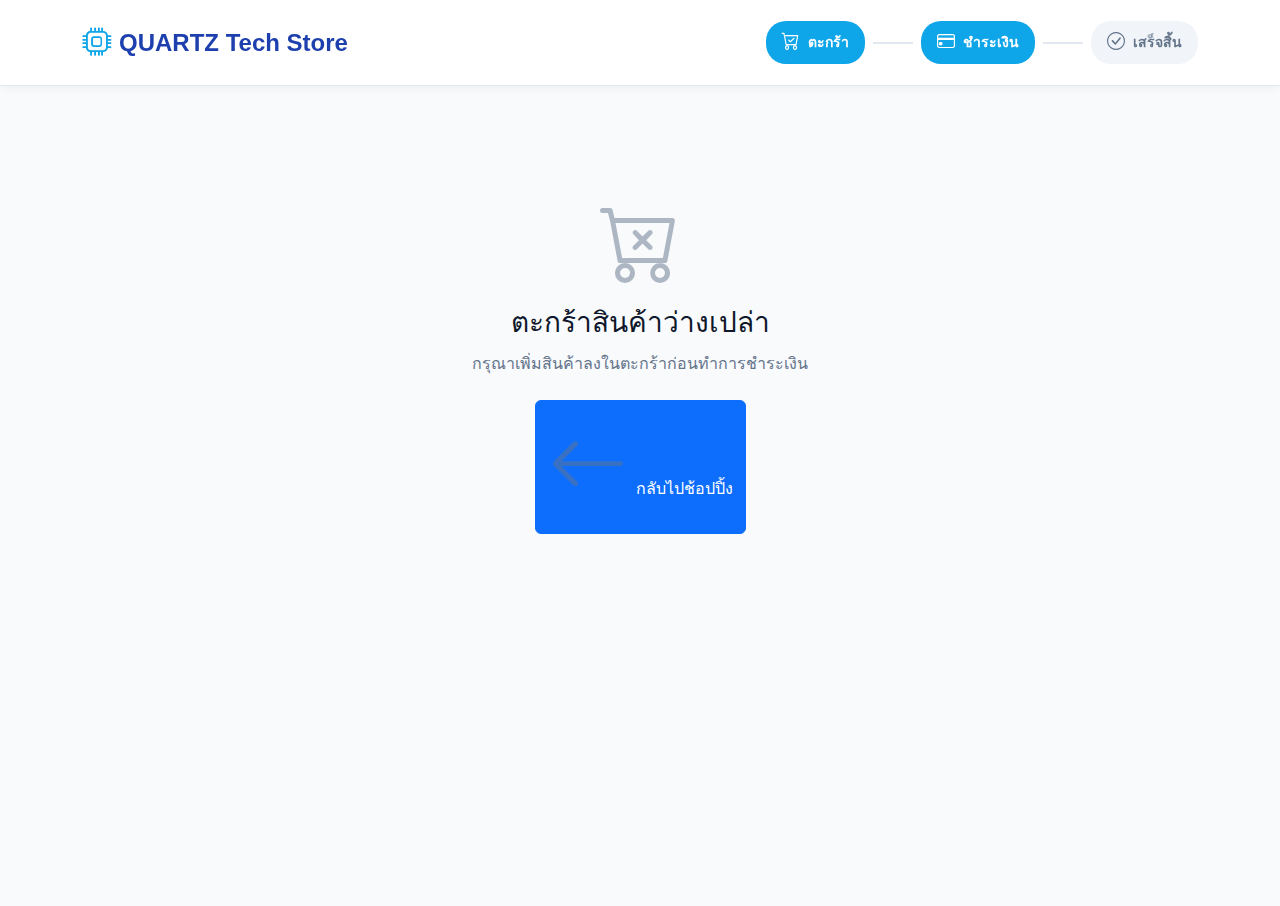
<file: checkout.html>
<!DOCTYPE html>
<html lang="th">
<head>
  <meta charset="utf-8" />
  <meta name="viewport" content="width=device-width, initial-scale=1" />
  <title>ชำระเงิน — QUARTZ Tech Store</title>
  <meta name="description" content="ชำระเงินและยืนยันคำสั่งซื้อ">
  <link href="https://cdn.jsdelivr.net/npm/bootstrap@5.3.3/dist/css/bootstrap.min.css" rel="stylesheet">
  <link rel="stylesheet" href="https://cdn.jsdelivr.net/npm/bootstrap-icons@1.11.3/font/bootstrap-icons.css">
  <link rel="stylesheet" href="checkout-style.css">
</head>
<body>
  <!-- Top Nav -->
  <nav class="topnav navbar navbar-expand-lg">
    <div class="container">
      <a class="navbar-brand d-flex align-items-center" href="index.html">
        <i class="bi bi-cpu me-2"></i><span>QUARTZ Tech Store</span>
      </a>
      <div class="checkout-steps d-none d-lg-flex">
        <div class="step active">
          <i class="bi bi-cart-check"></i>
          <span>ตะกร้า</span>
        </div>
        <div class="step-line"></div>
        <div class="step active">
          <i class="bi bi-credit-card"></i>
          <span>ชำระเงิน</span>
        </div>
        <div class="step-line"></div>
        <div class="step">
          <i class="bi bi-check-circle"></i>
          <span>เสร็จสิ้น</span>
        </div>
      </div>
    </div>
  </nav>

  <!-- Main Checkout -->
  <main class="checkout-main">
    <div class="container">
      <div class="row g-4">
        <!-- Left Column - Forms -->
        <div class="col-lg-7">
          <!-- Shipping Information -->
          <div class="checkout-section">
            <div class="section-header">
              <h3><i class="bi bi-geo-alt-fill me-2"></i>ข้อมูลการจัดส่ง</h3>
            </div>
            <div class="section-body">
              <form id="shippingForm">
                <div class="row g-3">
                  <div class="col-12">
                    <label for="fullName" class="form-label">ชื่อ-นามสกุล <span class="required">*</span></label>
                    <input type="text" class="form-control" id="fullName" placeholder="นายสมชาย ใจดี" required>
                  </div>
                  <div class="col-md-6">
                    <label for="phone" class="form-label">เบอร์โทรศัพท์ <span class="required">*</span></label>
                    <input type="tel" class="form-control" id="phone" placeholder="081-234-5678" required>
                  </div>
                  <div class="col-md-6">
                    <label for="email" class="form-label">อีเมล <span class="required">*</span></label>
                    <input type="email" class="form-control" id="email" placeholder="your.email@example.com" required>
                  </div>
                  <div class="col-12">
                    <label for="address" class="form-label">ที่อยู่ <span class="required">*</span></label>
                    <textarea class="form-control" id="address" rows="2" placeholder="บ้านเลขที่ ซอย ถนน" required></textarea>
                  </div>
                  <div class="col-md-4">
                    <label for="province" class="form-label">จังหวัด <span class="required">*</span></label>
                    <select class="form-select" id="province" required>
                      <option value="">เลือกจังหวัด</option>
                      <option value="กรุงเทพมหานคร">กรุงเทพมหานคร</option>
                      <option value="เชียงใหม่">เชียงใหม่</option>
                      <option value="ภูเก็ต">ภูเก็ต</option>
                      <option value="ขอนแก่น">ขอนแก่น</option>
                      <option value="สงขลา">สงขลา</option>
                      <option value="อื่นๆ">อื่นๆ</option>
                    </select>
                  </div>
                  <div class="col-md-4">
                    <label for="district" class="form-label">เขต/อำเภอ <span class="required">*</span></label>
                    <input type="text" class="form-control" id="district" placeholder="เขต/อำเภอ" required>
                  </div>
                  <div class="col-md-4">
                    <label for="zipcode" class="form-label">รหัสไปรษณีย์ <span class="required">*</span></label>
                    <input type="text" class="form-control" id="zipcode" placeholder="10100" pattern="[0-9]{5}" required>
                  </div>
                  <div class="col-12">
                    <label for="notes" class="form-label">หมายเหตุ (ถ้าม)</label>
                    <textarea class="form-control" id="notes" rows="2" placeholder="ข้อความถึงผู้ขาย..."></textarea>
                  </div>
                </div>
              </form>
            </div>
          </div>

          <!-- Shipping Method -->
          <div class="checkout-section">
            <div class="section-header">
              <h3><i class="bi bi-truck me-2"></i>วิธีการจัดส่ง</h3>
            </div>
            <div class="section-body">
              <div class="shipping-options">
                <label class="shipping-option">
                  <input type="radio" name="shipping" value="standard" checked>
                  <div class="option-content">
                    <div class="option-info">
                      <i class="bi bi-box-seam"></i>
                      <div>
                        <strong>จัดส่งมาตรฐาน</strong>
                        <small>3-5 วันทำการ</small>
                      </div>
                    </div>
                    <div class="option-price">ฟรี</div>
                  </div>
                </label>
                <label class="shipping-option">
                  <input type="radio" name="shipping" value="express">
                  <div class="option-content">
                    <div class="option-info">
                      <i class="bi bi-lightning-charge-fill"></i>
                      <div>
                        <strong>จัดส่งด่วน</strong>
                        <small>1-2 วันทำการ</small>
                      </div>
                    </div>
                    <div class="option-price">฿150</div>
                  </div>
                </label>
                <label class="shipping-option">
                  <input type="radio" name="shipping" value="same-day">
                  <div class="option-content">
                    <div class="option-info">
                      <i class="bi bi-rocket-takeoff-fill"></i>
                      <div>
                        <strong>จัดส่งในวันเดียวกัน</strong>
                        <small>ในกรุงเทพฯ เท่านั้น</small>
                      </div>
                    </div>
                    <div class="option-price">฿300</div>
                  </div>
                </label>
              </div>
            </div>
          </div>

          <!-- Payment Method -->
          <div class="checkout-section">
            <div class="section-header">
              <h3><i class="bi bi-credit-card-2-front me-2"></i>วิธีการชำระเงิน</h3>
            </div>
            <div class="section-body">
              <div class="payment-options">
                <label class="payment-option">
                  <input type="radio" name="payment" value="credit-card" checked>
                  <div class="option-content">
                    <i class="bi bi-credit-card payment-icon"></i>
                    <div>
                      <strong>บัตรเครดิต/เดบิต</strong>
                      <small>Visa, MasterCard, JCB</small>
                    </div>
                  </div>
                </label>
                <label class="payment-option">
                  <input type="radio" name="payment" value="promptpay">
                  <div class="option-content">
                    <i class="bi bi-qr-code payment-icon"></i>
                    <div>
                      <strong>พร้อมเพย์</strong>
                      <small>สแกน QR Code</small>
                    </div>
                  </div>
                </label>
                <label class="payment-option">
                  <input type="radio" name="payment" value="bank-transfer">
                  <div class="option-content">
                    <i class="bi bi-bank payment-icon"></i>
                    <div>
                      <strong>โอนเงินผ่านธนาคาร</strong>
                      <small>ยืนยันภายใน 24 ชม.</small>
                    </div>
                  </div>
                </label>
                <label class="payment-option">
                  <input type="radio" name="payment" value="cod">
                  <div class="option-content">
                    <i class="bi bi-cash-coin payment-icon"></i>
                    <div>
                      <strong>เก็บเงินปลายทาง</strong>
                      <small>ชำระเมื่อได้รับสินค้า</small>
                    </div>
                  </div>
                </label>
              </div>

              <!-- Credit Card Form (แสดงเมื่อเลือกบัตร) -->
              <div id="creditCardForm" class="payment-form">
                <div class="row g-3 mt-2">
                  <div class="col-12">
                    <label for="cardNumber" class="form-label">หมายเลขบัตร</label>
                    <input type="text" class="form-control" id="cardNumber" placeholder="1234 5678 9012 3456" maxlength="19">
                  </div>
                  <div class="col-12">
                    <label for="cardName" class="form-label">ชื่อบนบัตร</label>
                    <input type="text" class="form-control" id="cardName" placeholder="SOMCHAI JAIDEE">
                  </div>
                  <div class="col-md-6">
                    <label for="cardExpiry" class="form-label">วันหมดอายุ</label>
                    <input type="text" class="form-control" id="cardExpiry" placeholder="MM/YY" maxlength="5">
                  </div>
                  <div class="col-md-6">
                    <label for="cardCVV" class="form-label">CVV</label>
                    <input type="text" class="form-control" id="cardCVV" placeholder="123" maxlength="3">
                  </div>
                </div>
              </div>
            </div>
          </div>
        </div>

        <!-- Right Column - Order Summary -->
        <div class="col-lg-5">
          <div class="order-summary sticky-top">
            <h3><i class="bi bi-bag-check me-2"></i>สรุปคำสั่งซื้อ</h3>
            
            <!-- Order Items -->
            <div class="order-items" id="orderItems">
              <!-- จะถูกเติมด้วย JavaScript -->
            </div>

            <!-- Promo Code -->
            <div class="promo-section">
              <div class="input-group">
                <input type="text" class="form-control" id="promoCode" placeholder="รหัสส่วนลด">
                <button class="btn btn-outline-primary" id="applyPromo">ใช้</button>
              </div>
            </div>

            <!-- Summary Calculations -->
            <div class="summary-calculations">
              <div class="calc-row">
                <span>ยอดรวมสินค้า</span>
                <span id="subtotal">฿0</span>
              </div>
              <div class="calc-row">
                <span>ค่าจัดส่ง</span>
                <span id="shippingCost">฿0</span>
              </div>
              <div class="calc-row discount-row" id="discountRow" style="display:none;">
                <span>ส่วนลด</span>
                <span id="discountAmount">-฿0</span>
              </div>
              <div class="calc-row total-row">
                <span>ยอดรวมทั้งหมด</span>
                <strong id="grandTotal">฿0</strong>
              </div>
            </div>

            <!-- Action Buttons -->
            <div class="action-buttons">
              <button class="btn btn-lg btn-primary w-100" id="btnPlaceOrder">
                <i class="bi bi-check-circle me-2"></i>
                ยืนยันคำสั่งซื้อ
              </button>
              <a href="index.html" class="btn btn-lg btn-outline-secondary w-100">
                <i class="bi bi-arrow-left me-2"></i>
                กลับไปช้อปต่อ
              </a>
            </div>

            <!-- Trust Badges -->
            <div class="trust-badges">
              <div class="badge-item">
                <i class="bi bi-shield-check"></i>
                <small>ชำระเงินปลอดภัย</small>
              </div>
              <div class="badge-item">
                <i class="bi bi-arrow-repeat"></i>
                <small>คืนเงินได้ 30 วัน</small>
              </div>
              <div class="badge-item">
                <i class="bi bi-headset"></i>
                <small>บริการลูกค้า 24/7</small>
              </div>
            </div>
          </div>
        </div>
      </div>
    </div>
  </main>

  <!-- Success Modal -->
  <div class="modal fade" id="successModal" tabindex="-1" data-bs-backdrop="static" data-bs-keyboard="false">
    <div class="modal-dialog modal-dialog-centered">
      <div class="modal-content">
        <div class="modal-body text-center p-5">
          <div class="success-icon">
            <i class="bi bi-check-circle-fill"></i>
          </div>
          <h3 class="mt-3 mb-2">ชำระเงินสำเร็จ!</h3>
          <p class="text-muted mb-4">คำสั่งซื้อของคุณได้รับการยืนยันแล้ว</p>
          <div class="order-number mb-4">
            <small class="text-muted">หมายเลขคำสั่งซื้อ</small>
            <h4 id="orderNumber" class="mb-0">-</h4>
          </div>
          <div class="d-grid gap-2">
            <button class="btn btn-primary" id="btnViewReceipt">
              <i class="bi bi-receipt me-2"></i>ดูใบเสร็จ
            </button>
            <button class="btn btn-outline-secondary" onclick="window.location.href='index.html'">
              <i class="bi bi-house me-2"></i>กลับหน้าหลัก
            </button>
          </div>
        </div>
      </div>
    </div>
  </div>

  <script src="https://cdn.jsdelivr.net/npm/bootstrap@5.3.3/dist/js/bootstrap.bundle.min.js"></script>
  <script src="checkout-script.js"></script>
</body>
</html>
</file>
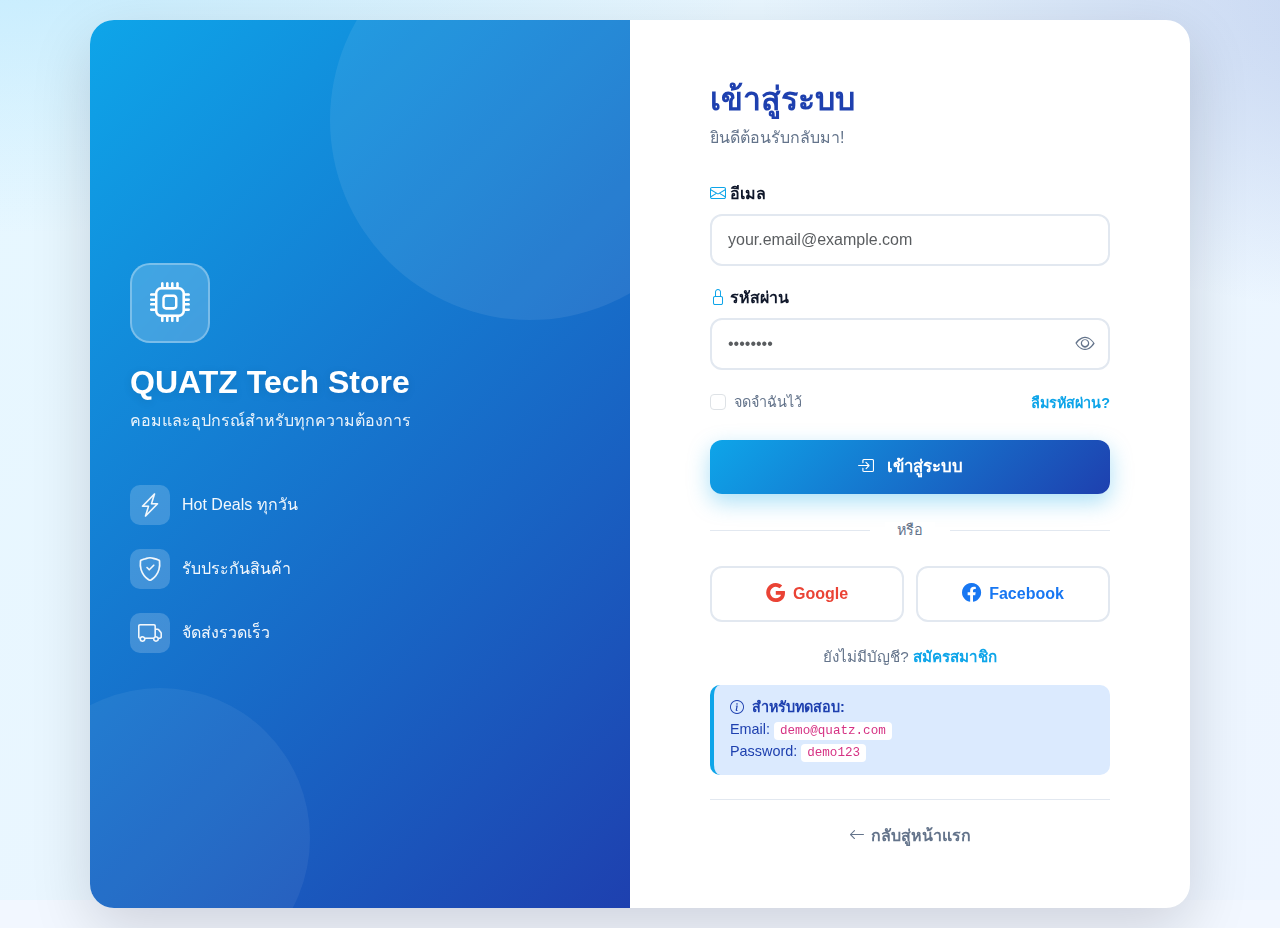
<file: login.html>
<!DOCTYPE html>
<html lang="th">
<head>
  <meta charset="utf-8" />
  <meta name="viewport" content="width=device-width, initial-scale=1" />
  <title>เข้าสู่ระบบ — QUATZ Tech Store</title>
  <meta name="description" content="เข้าสู่ระบบ QUATZ Tech Store">
  <link href="https://cdn.jsdelivr.net/npm/bootstrap@5.3.3/dist/css/bootstrap.min.css" rel="stylesheet">
  <link rel="stylesheet" href="https://cdn.jsdelivr.net/npm/bootstrap-icons@1.11.3/font/bootstrap-icons.css">
  <link rel="stylesheet" href="login-style.css">
</head>
<body>
  <!-- Background Decoration -->
  <div class="bg-decoration"></div>

  <!-- Login Container -->
  <div class="login-wrapper">
    <div class="login-container">
      <!-- Left Panel - Branding -->
      <div class="login-left">
        <div class="brand-section">
          <div class="brand-logo">
            <i class="bi bi-cpu"></i>
          </div>
          <h1 class="brand-title">QUATZ Tech Store</h1>
          <p class="brand-subtitle">คอมและอุปกรณ์สำหรับทุกความต้องการ</p>
        </div>
        <div class="features">
          <div class="feature-item">
            <i class="bi bi-lightning-charge"></i>
            <span>Hot Deals ทุกวัน</span>
          </div>
          <div class="feature-item">
            <i class="bi bi-shield-check"></i>
            <span>รับประกันสินค้า</span>
          </div>
          <div class="feature-item">
            <i class="bi bi-truck"></i>
            <span>จัดส่งรวดเร็ว</span>
          </div>
        </div>
      </div>

      <!-- Right Panel - Login Form -->
      <div class="login-right">
        <div class="login-form-wrapper">
          <h2 class="login-title">เข้าสู่ระบบ</h2>
          <p class="login-subtitle">ยินดีต้อนรับกลับมา!</p>

          <form id="loginForm" class="login-form">
            <!-- Email Input -->
            <div class="form-group">
              <label for="email" class="form-label">
                <i class="bi bi-envelope"></i> อีเมล
              </label>
              <input 
                type="email" 
                class="form-control" 
                id="email" 
                placeholder="your.email@example.com"
                required
              />
            </div>

            <!-- Password Input -->
            <div class="form-group">
              <label for="password" class="form-label">
                <i class="bi bi-lock"></i> รหัสผ่าน
              </label>
              <div class="password-wrapper">
                <input 
                  type="password" 
                  class="form-control" 
                  id="password" 
                  placeholder="••••••••"
                  required
                />
                <button type="button" class="password-toggle" id="togglePassword">
                  <i class="bi bi-eye"></i>
                </button>
              </div>
            </div>

            <!-- Remember & Forgot -->
            <div class="form-options">
              <div class="form-check">
                <input class="form-check-input" type="checkbox" id="rememberMe">
                <label class="form-check-label" for="rememberMe">
                  จดจำฉันไว้
                </label>
              </div>
              <a href="#" class="forgot-link">ลืมรหัสผ่าน?</a>
            </div>

            <!-- Login Button -->
            <button type="submit" class="btn-login">
              <i class="bi bi-box-arrow-in-right me-2"></i>
              เข้าสู่ระบบ
            </button>

            <!-- Divider -->
            <div class="divider">
              <span>หรือ</span>
            </div>

            <!-- Social Login -->
            <div class="social-login">
              <button type="button" class="btn-social btn-google">
                <i class="bi bi-google"></i>
                Google
              </button>
              <button type="button" class="btn-social btn-facebook">
                <i class="bi bi-facebook"></i>
                Facebook
              </button>
            </div>

            <!-- Register Link -->
            <div class="register-link">
              ยังไม่มีบัญชี? <a href="register.html">สมัครสมาชิก</a>
            </div>
          </form>

          <!-- Back to Home -->
          <div class="back-home">
            <a href="index.html">
              <i class="bi bi-arrow-left"></i> กลับสู่หน้าแรก
            </a>
          </div>
        </div>
      </div>
    </div>
  </div>

  <script src="https://cdn.jsdelivr.net/npm/bootstrap@5.3.3/dist/js/bootstrap.bundle.min.js"></script>
  <script src="login-script.js"></script>
</body>
</html>
</file>
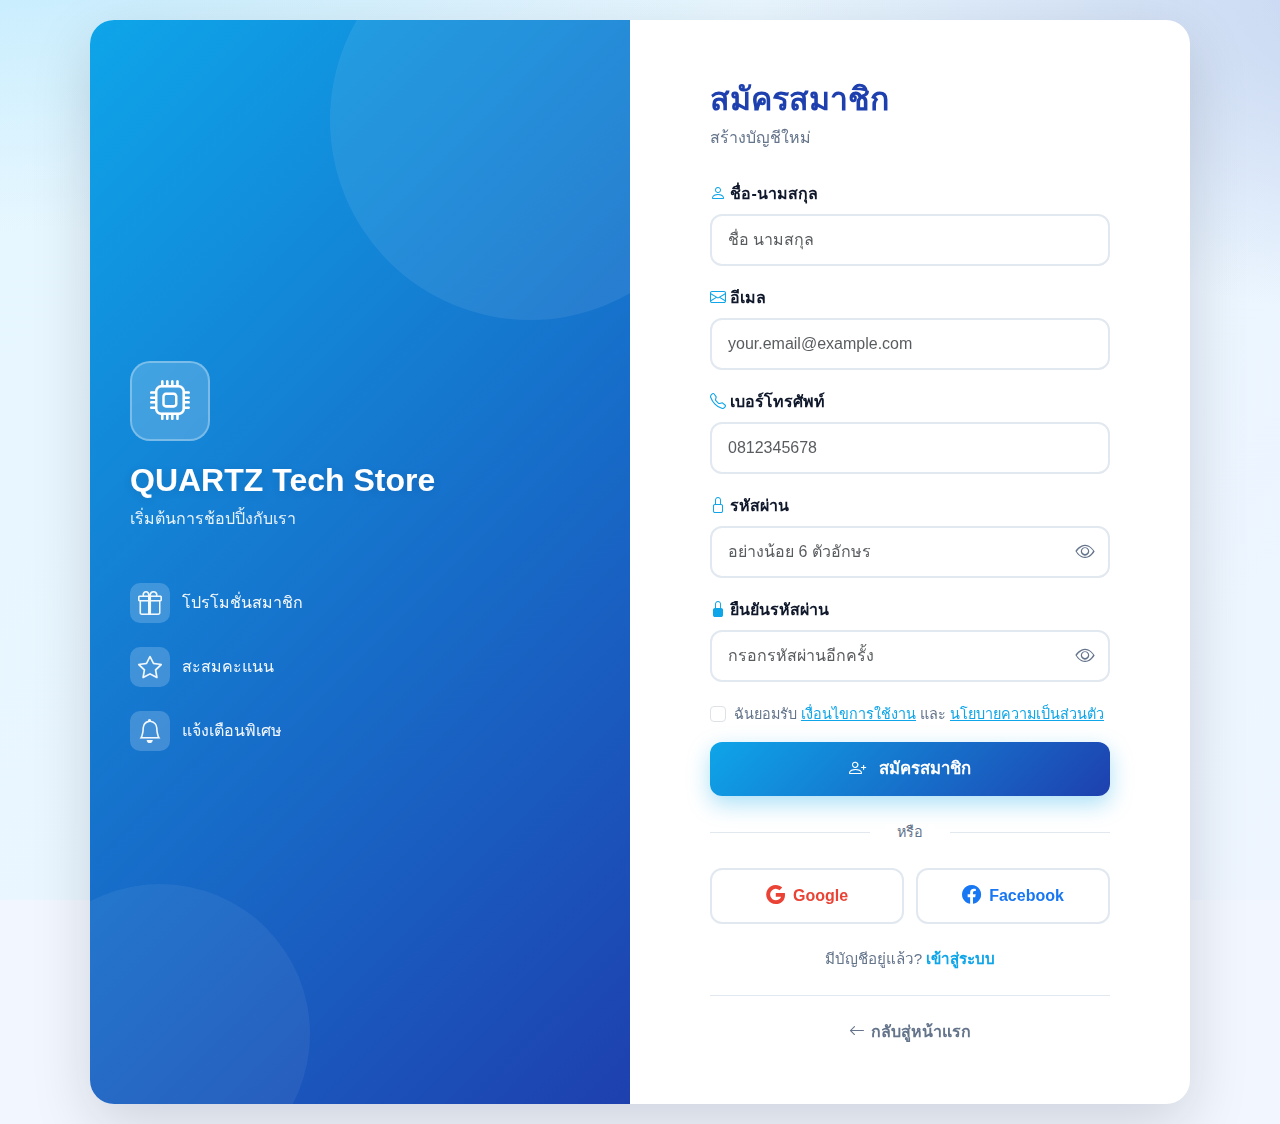
<file: register.html>
<!DOCTYPE html>
<html lang="th">
<head>
  <meta charset="utf-8" />
  <meta name="viewport" content="width=device-width, initial-scale=1" />
  <title>สมัครสมาชิก — QUARTZ Tech Store</title>
  <meta name="description" content="สมัครสมาชิก QUARTZ Tech Store">
  <link href="https://cdn.jsdelivr.net/npm/bootstrap@5.3.3/dist/css/bootstrap.min.css" rel="stylesheet">
  <link rel="stylesheet" href="https://cdn.jsdelivr.net/npm/bootstrap-icons@1.11.3/font/bootstrap-icons.css">
  <link rel="stylesheet" href="login-style.css">
</head>
<body>
  <!-- Background Decoration -->
  <div class="bg-decoration"></div>

  <!-- Register Container -->
  <div class="login-wrapper">
    <div class="login-container">
      <!-- Left Panel - Branding -->
      <div class="login-left">
        <div class="brand-section">
          <div class="brand-logo">
            <i class="bi bi-cpu"></i>
          </div>
          <h1 class="brand-title">QUARTZ Tech Store</h1>
          <p class="brand-subtitle">เริ่มต้นการช้อปปิ้งกับเรา</p>
        </div>
        <div class="features">
          <div class="feature-item">
            <i class="bi bi-gift"></i>
            <span>โปรโมชั่นสมาชิก</span>
          </div>
          <div class="feature-item">
            <i class="bi bi-star"></i>
            <span>สะสมคะแนน</span>
          </div>
          <div class="feature-item">
            <i class="bi bi-bell"></i>
            <span>แจ้งเตือนพิเศษ</span>
          </div>
        </div>
      </div>

      <!-- Right Panel - Register Form -->
      <div class="login-right">
        <div class="login-form-wrapper">
          <h2 class="login-title">สมัครสมาชิก</h2>
          <p class="login-subtitle">สร้างบัญชีใหม่</p>

          <form id="registerForm" class="login-form">
            <!-- Full Name Input -->
            <div class="form-group">
              <label for="fullName" class="form-label">
                <i class="bi bi-person"></i> ชื่อ-นามสกุล
              </label>
              <input 
                type="text" 
                class="form-control" 
                id="fullName" 
                placeholder="ชื่อ นามสกุล"
                required
              />
            </div>

            <!-- Email Input -->
            <div class="form-group">
              <label for="email" class="form-label">
                <i class="bi bi-envelope"></i> อีเมล
              </label>
              <input 
                type="email" 
                class="form-control" 
                id="email" 
                placeholder="your.email@example.com"
                required
              />
            </div>

            <!-- Phone Input -->
            <div class="form-group">
              <label for="phone" class="form-label">
                <i class="bi bi-telephone"></i> เบอร์โทรศัพท์
              </label>
              <input 
                type="tel" 
                class="form-control" 
                id="phone" 
                placeholder="0812345678"
                required
              />
            </div>

            <!-- Password Input -->
            <div class="form-group">
              <label for="password" class="form-label">
                <i class="bi bi-lock"></i> รหัสผ่าน
              </label>
              <div class="password-wrapper">
                <input 
                  type="password" 
                  class="form-control" 
                  id="password" 
                  placeholder="อย่างน้อย 6 ตัวอักษร"
                  required
                />
                <button type="button" class="password-toggle" id="togglePassword">
                  <i class="bi bi-eye"></i>
                </button>
              </div>
            </div>

            <!-- Confirm Password Input -->
            <div class="form-group">
              <label for="confirmPassword" class="form-label">
                <i class="bi bi-lock-fill"></i> ยืนยันรหัสผ่าน
              </label>
              <div class="password-wrapper">
                <input 
                  type="password" 
                  class="form-control" 
                  id="confirmPassword" 
                  placeholder="กรอกรหัสผ่านอีกครั้ง"
                  required
                />
                <button type="button" class="password-toggle" id="toggleConfirmPassword">
                  <i class="bi bi-eye"></i>
                </button>
              </div>
            </div>

            <!-- Terms & Conditions -->
            <div class="form-check mb-3">
              <input class="form-check-input" type="checkbox" id="agreeTerms" required>
              <label class="form-check-label" for="agreeTerms" style="font-size:.9rem;color:#64748b;">
                ฉันยอมรับ <a href="#" style="color:#0ea5e9;">เงื่อนไขการใช้งาน</a> และ <a href="#" style="color:#0ea5e9;">นโยบายความเป็นส่วนตัว</a>
              </label>
            </div>

            <!-- Register Button -->
            <button type="submit" class="btn-login">
              <i class="bi bi-person-plus me-2"></i>
              สมัครสมาชิก
            </button>

            <!-- Divider -->
            <div class="divider">
              <span>หรือ</span>
            </div>

            <!-- Social Register -->
            <div class="social-login">
              <button type="button" class="btn-social btn-google">
                <i class="bi bi-google"></i>
                Google
              </button>
              <button type="button" class="btn-social btn-facebook">
                <i class="bi bi-facebook"></i>
                Facebook
              </button>
            </div>

            <!-- Login Link -->
            <div class="register-link">
              มีบัญชีอยู่แล้ว? <a href="login.html">เข้าสู่ระบบ</a>
            </div>
          </form>

          <!-- Back to Home -->
          <div class="back-home">
            <a href="index.html">
              <i class="bi bi-arrow-left"></i> กลับสู่หน้าแรก
            </a>
          </div>
        </div>
      </div>
    </div>
  </div>

  <script src="https://cdn.jsdelivr.net/npm/bootstrap@5.3.3/dist/js/bootstrap.bundle.min.js"></script>
  <script src="register-script.js"></script>
</body>
</html>
</file>
<file: checkout-style.css>
/* ========== QUATZ Tech Store - Checkout Style ========== */

/* ---------- Variables ---------- */
:root {
  --primary: #0ea5e9;
  --primary-dark: #1e40af;
  --success: #10b981;
  --danger: #ef4444;
  --text: #0f172a;
  --text-muted: #64748b;
  --border: #e2e8f0;
  --bg: #f8fafc;
}

/* ---------- Base ---------- */
* {
  box-sizing: border-box;
  margin: 0;
  padding: 0;
}

body {
  font-family: 'Segoe UI', Tahoma, Geneva, Verdana, sans-serif;
  background: var(--bg);
  color: var(--text);
  min-height: 100vh;
}

/* ---------- Top Navigation ---------- */
.topnav {
  background: rgba(255,255,255,0.9);
  backdrop-filter: blur(10px);
  border-bottom: 1px solid var(--border);
  padding: 16px 0;
  position: sticky;
  top: 0;
  z-index: 1000;
  box-shadow: 0 2px 8px rgba(0,0,0,0.05);
}

.topnav .navbar-brand {
  font-weight: 800;
  font-size: 1.5rem;
  color: var(--primary-dark);
}

.topnav .navbar-brand i {
  color: var(--primary);
  font-size: 1.8rem;
}

/* ---------- Checkout Steps ---------- */
.checkout-steps {
  display: flex;
  align-items: center;
  gap: 8px;
}

.step {
  display: flex;
  align-items: center;
  gap: 8px;
  padding: 8px 16px;
  border-radius: 20px;
  background: #f1f5f9;
  color: var(--text-muted);
  font-size: 14px;
  font-weight: 600;
  transition: all 0.3s;
}

.step.active {
  background: var(--primary);
  color: #fff;
}

.step i {
  font-size: 18px;
}

.step-line {
  width: 40px;
  height: 2px;
  background: var(--border);
}

/* ---------- Main Checkout ---------- */
.checkout-main {
  padding: 40px 0 60px;
  min-height: calc(100vh - 80px);
}

/* ---------- Checkout Section ---------- */
.checkout-section {
  background: #fff;
  border-radius: 16px;
  border: 1px solid var(--border);
  margin-bottom: 24px;
  overflow: hidden;
  box-shadow: 0 2px 8px rgba(0,0,0,0.04);
}

.section-header {
  padding: 20px 24px;
  border-bottom: 1px solid var(--border);
  background: linear-gradient(135deg, #f8fafc, #ffffff);
}

.section-header h3 {
  font-size: 1.25rem;
  font-weight: 800;
  color: var(--primary-dark);
  margin: 0;
  display: flex;
  align-items: center;
}

.section-header i {
  color: var(--primary);
}

.section-body {
  padding: 24px;
}

/* ---------- Form Controls ---------- */
.form-label {
  font-weight: 700;
  color: var(--text);
  margin-bottom: 8px;
}

.required {
  color: var(--danger);
}

.form-control,
.form-select {
  border: 2px solid var(--border);
  border-radius: 10px;
  padding: 12px 16px;
  font-size: 1rem;
  transition: all 0.3s;
}

.form-control:focus,
.form-select:focus {
  outline: none;
  border-color: var(--primary);
  box-shadow: 0 0 0 4px rgba(14, 165, 233, 0.1);
}

textarea.form-control {
  resize: vertical;
  min-height: 80px;
}

/* ---------- Shipping Options ---------- */
.shipping-options {
  display: flex;
  flex-direction: column;
  gap: 12px;
}

.shipping-option {
  border: 2px solid var(--border);
  border-radius: 12px;
  padding: 16px;
  cursor: pointer;
  transition: all 0.3s;
  display: block;
  position: relative;
}

.shipping-option:hover {
  border-color: var(--primary);
  background: #f8fafc;
}

.shipping-option input[type="radio"] {
  position: absolute;
  opacity: 0;
}

.shipping-option input[type="radio"]:checked + .option-content {
  border-left: 4px solid var(--primary);
  padding-left: 16px;
}

.shipping-option input[type="radio"]:checked ~ * {
  color: var(--primary-dark);
}

.option-content {
  display: flex;
  justify-content: space-between;
  align-items: center;
  padding-left: 20px;
  transition: all 0.3s;
}

.option-info {
  display: flex;
  align-items: center;
  gap: 12px;
}

.option-info i {
  font-size: 24px;
  color: var(--primary);
}

.option-info strong {
  display: block;
  font-size: 1rem;
  font-weight: 700;
}

.option-info small {
  display: block;
  color: var(--text-muted);
  font-size: 0.875rem;
}

.option-price {
  font-size: 1.125rem;
  font-weight: 800;
  color: var(--primary);
}

/* ---------- Payment Options ---------- */
.payment-options {
  display: grid;
  grid-template-columns: repeat(auto-fit, minmax(200px, 1fr));
  gap: 12px;
}

.payment-option {
  border: 2px solid var(--border);
  border-radius: 12px;
  padding: 20px 16px;
  cursor: pointer;
  transition: all 0.3s;
  display: block;
  text-align: center;
}

.payment-option:hover {
  border-color: var(--primary);
  background: #f8fafc;
}

.payment-option input[type="radio"] {
  position: absolute;
  opacity: 0;
}

.payment-option input[type="radio"]:checked + .option-content {
  color: var(--primary-dark);
}

.payment-option input[type="radio"]:checked ~ * {
  border-color: var(--primary);
  background: linear-gradient(135deg, rgba(14, 165, 233, 0.05), rgba(30, 64, 175, 0.05));
}

.payment-icon {
  font-size: 32px;
  color: var(--primary);
  display: block;
  margin-bottom: 8px;
}

.payment-option strong {
  display: block;
  font-size: 0.95rem;
  font-weight: 700;
  margin-bottom: 4px;
}

.payment-option small {
  display: block;
  color: var(--text-muted);
  font-size: 0.8rem;
}

/* ---------- Payment Form ---------- */
.payment-form {
  border-top: 1px dashed var(--border);
  padding-top: 20px;
}

/* ---------- Order Summary ---------- */
.order-summary {
  background: #fff;
  border-radius: 16px;
  border: 1px solid var(--border);
  padding: 24px;
  box-shadow: 0 4px 12px rgba(0,0,0,0.06);
  top: 100px;
}

.order-summary h3 {
  font-size: 1.25rem;
  font-weight: 800;
  color: var(--primary-dark);
  margin-bottom: 20px;
  padding-bottom: 16px;
  border-bottom: 2px solid var(--border);
}

/* ---------- Order Items ---------- */
.order-items {
  max-height: 300px;
  overflow-y: auto;
  margin-bottom: 20px;
  padding-right: 8px;
}

.order-items::-webkit-scrollbar {
  width: 6px;
}

.order-items::-webkit-scrollbar-track {
  background: var(--bg);
  border-radius: 10px;
}

.order-items::-webkit-scrollbar-thumb {
  background: var(--border);
  border-radius: 10px;
}

.order-items::-webkit-scrollbar-thumb:hover {
  background: var(--text-muted);
}

.order-item {
  display: flex;
  gap: 12px;
  padding: 12px 0;
  border-bottom: 1px solid var(--border);
}

.order-item:last-child {
  border-bottom: none;
}

.order-item-image {
  width: 60px;
  height: 60px;
  border-radius: 8px;
  background: var(--bg);
  display: flex;
  align-items: center;
  justify-content: center;
  flex-shrink: 0;
  overflow: hidden;
  padding: 6px;
}

.order-item-image img {
  max-width: 100%;
  max-height: 100%;
  object-fit: contain;
}

.order-item-image i {
  font-size: 28px;
  color: var(--text-muted);
}

.order-item-info {
  flex: 1;
}

.order-item-name {
  font-weight: 700;
  font-size: 0.9rem;
  color: var(--text);
  margin-bottom: 4px;
  display: -webkit-box;
  -webkit-line-clamp: 2;
  -webkit-box-orient: vertical;
  overflow: hidden;
}

.order-item-qty {
  font-size: 0.85rem;
  color: var(--text-muted);
}

.order-item-price {
  font-weight: 800;
  color: var(--primary);
  text-align: right;
}

/* ---------- Promo Section ---------- */
.promo-section {
  margin-bottom: 20px;
  padding-bottom: 20px;
  border-bottom: 1px dashed var(--border);
}

.promo-section .input-group {
  box-shadow: 0 2px 8px rgba(0,0,0,0.06);
  border-radius: 10px;
  overflow: hidden;
}

.promo-section .form-control {
  border: 2px solid var(--border);
  border-right: none;
  border-radius: 10px 0 0 10px;
}

.promo-section .btn {
  border: 2px solid var(--primary);
  border-left: none;
  border-radius: 0 10px 10px 0;
  font-weight: 700;
}

/* ---------- Summary Calculations ---------- */
.summary-calculations {
  margin-bottom: 24px;
}

.calc-row {
  display: flex;
  justify-content: space-between;
  align-items: center;
  padding: 8px 0;
  font-size: 1rem;
}

.calc-row span:first-child {
  color: var(--text-muted);
}

.calc-row span:last-child {
  font-weight: 700;
  color: var(--text);
}

.discount-row span:last-child {
  color: var(--success);
}

.total-row {
  padding-top: 16px;
  margin-top: 16px;
  border-top: 2px solid var(--border);
  font-size: 1.25rem;
}

.total-row span:first-child {
  color: var(--text);
  font-weight: 700;
}

.total-row strong {
  color: var(--primary);
  font-size: 1.5rem;
}

/* ---------- Action Buttons ---------- */
.action-buttons {
  display: flex;
  flex-direction: column;
  gap: 12px;
  margin-bottom: 24px;
}

.action-buttons .btn {
  border-radius: 12px;
  font-weight: 800;
  padding: 14px 24px;
  transition: all 0.3s;
}

.action-buttons .btn-primary {
  background: linear-gradient(135deg, var(--primary), var(--primary-dark));
  border: none;
  box-shadow: 0 8px 20px rgba(14, 165, 233, 0.3);
}

.action-buttons .btn-primary:hover {
  transform: translateY(-2px);
  box-shadow: 0 12px 28px rgba(14, 165, 233, 0.4);
}

.action-buttons .btn-outline-secondary {
  border: 2px solid var(--border);
  color: var(--text);
}

.action-buttons .btn-outline-secondary:hover {
  background: var(--bg);
  border-color: var(--primary);
}

/* ---------- Trust Badges ---------- */
.trust-badges {
  display: flex;
  justify-content: space-around;
  padding: 16px;
  background: var(--bg);
  border-radius: 12px;
}

.badge-item {
  text-align: center;
}

.badge-item i {
  font-size: 24px;
  color: var(--success);
  display: block;
  margin-bottom: 4px;
}

.badge-item small {
  font-size: 0.75rem;
  color: var(--text-muted);
  font-weight: 600;
}

/* ---------- Success Modal ---------- */
.success-icon {
  font-size: 80px;
  color: var(--success);
  animation: scaleIn 0.5s ease;
}

@keyframes scaleIn {
  from {
    transform: scale(0);
    opacity: 0;
  }
  to {
    transform: scale(1);
    opacity: 1;
  }
}

.order-number {
  background: var(--bg);
  padding: 16px;
  border-radius: 12px;
  border: 2px dashed var(--border);
}

/* ---------- Loading State ---------- */
.btn.loading {
  pointer-events: none;
  opacity: 0.7;
  position: relative;
}

.btn.loading::after {
  content: '';
  position: absolute;
  width: 18px;
  height: 18px;
  border: 3px solid rgba(255,255,255,0.3);
  border-top-color: #fff;
  border-radius: 50%;
  animation: spin 0.6s linear infinite;
}

@keyframes spin {
  to { transform: rotate(360deg); }
}

/* ---------- Responsive ---------- */
@media (max-width: 991px) {
  .checkout-steps {
    display: none !important;
  }

  .order-summary {
    position: static !important;
    margin-top: 24px;
  }

  .payment-options {
    grid-template-columns: 1fr;
  }
}

@media (max-width: 576px) {
  .section-body {
    padding: 16px;
  }

  .order-summary {
    padding: 16px;
  }

  .trust-badges {
    flex-direction: column;
    gap: 12px;
  }

  .total-row strong {
    font-size: 1.25rem;
  }
}

/* ---------- Empty Cart State ---------- */
.empty-cart-state {
  text-align: center;
  padding: 60px 20px;
}

.empty-cart-state i {
  font-size: 80px;
  color: var(--text-muted);
  opacity: 0.5;
  margin-bottom: 20px;
}

.empty-cart-state h3 {
  color: var(--text);
  margin-bottom: 12px;
}

.empty-cart-state p {
  color: var(--text-muted);
  margin-bottom: 24px;
}

/* ---------- Animations ---------- */
@keyframes fadeIn {
  from {
    opacity: 0;
    transform: translateY(20px);
  }
  to {
    opacity: 1;
    transform: translateY(0);
  }
}

.checkout-section,
.order-summary {
  animation: fadeIn 0.5s ease;
}
</file>
<file: login-style.css>
/* ---------- Base ---------- */
*{box-sizing:border-box;margin:0;padding:0}
:root{
  --p1:#0ea5e9; 
  --p2:#1e40af; 
  --p3:#38bdf8;
  --ink:#0f172a; 
  --muted:#64748b; 
  --line:#e2e8f0; 
  --bg:#f8fafc;
}
body{
  font-family:'Segoe UI',Tahoma,Geneva,Verdana,sans-serif;
  background:#f2f7ff;
  color:var(--ink);
  min-height:100vh;
  display:flex;
  align-items:center;
  justify-content:center;
  position:relative;
  overflow-x:hidden;
}

/* ---------- Background Decoration ---------- */
.bg-decoration{
  position:fixed;
  top:0;
  left:0;
  width:100%;
  height:100%;
  background:
    radial-gradient(1200px 500px at 0% -10%, rgba(56,189,248,.22), transparent 65%), 
    radial-gradient(1200px 500px at 120% 0%, rgba(30,64,175,.22), transparent 65%), 
    linear-gradient(135deg,#e6f7ff,#eef5ff);
  z-index:-1;
}

/* ---------- Login Wrapper ---------- */
.login-wrapper{
  width:100%;
  max-width:1100px;
  margin:20px;
  animation:fadeInUp .6s ease;
}

@keyframes fadeInUp{
  from{opacity:0;transform:translateY(30px)}
  to{opacity:1;transform:translateY(0)}
}

/* ---------- Login Container ---------- */
.login-container{
  display:flex;
  background:#fff;
  border-radius:24px;
  box-shadow:0 20px 60px rgba(2,6,23,.15);
  overflow:hidden;
  min-height:600px;
}

/* ---------- Left Panel - Branding ---------- */
.login-left{
  flex:1;
  background:linear-gradient(135deg,var(--p1),var(--p2));
  padding:60px 40px;
  display:flex;
  flex-direction:column;
  justify-content:center;
  color:#fff;
  position:relative;
  overflow:hidden;
}

.login-left::before{
  content:'';
  position:absolute;
  width:400px;
  height:400px;
  background:rgba(255,255,255,.08);
  border-radius:50%;
  top:-100px;
  right:-100px;
}

.login-left::after{
  content:'';
  position:absolute;
  width:300px;
  height:300px;
  background:rgba(255,255,255,.06);
  border-radius:50%;
  bottom:-80px;
  left:-80px;
}

.brand-section{
  position:relative;
  z-index:1;
  margin-bottom:40px;
}

.brand-logo{
  width:80px;
  height:80px;
  background:rgba(255,255,255,.2);
  backdrop-filter:blur(10px);
  border-radius:20px;
  display:flex;
  align-items:center;
  justify-content:center;
  margin-bottom:20px;
  border:2px solid rgba(255,255,255,.3);
}

.brand-logo i{
  font-size:40px;
  color:#fff;
}

.brand-title{
  font-size:2rem;
  font-weight:900;
  margin-bottom:8px;
  text-shadow:0 2px 10px rgba(0,0,0,.1);
}

.brand-subtitle{
  font-size:1rem;
  opacity:.9;
  margin:0;
}

.features{
  position:relative;
  z-index:1;
}

.feature-item{
  display:flex;
  align-items:center;
  gap:12px;
  padding:12px 0;
  font-size:1rem;
  opacity:.95;
}

.feature-item i{
  font-size:24px;
  background:rgba(255,255,255,.2);
  width:40px;
  height:40px;
  border-radius:10px;
  display:flex;
  align-items:center;
  justify-content:center;
}

/* ---------- Right Panel - Form ---------- */
.login-right{
  flex:1;
  padding:60px 50px;
  display:flex;
  align-items:center;
  justify-content:center;
}

.login-form-wrapper{
  width:100%;
  max-width:400px;
}

.login-title{
  font-size:2rem;
  font-weight:900;
  color:var(--p2);
  margin-bottom:8px;
}

.login-subtitle{
  color:var(--muted);
  margin-bottom:32px;
}

/* ---------- Form Groups ---------- */
.form-group{
  margin-bottom:20px;
}

.form-label{
  display:block;
  font-weight:700;
  color:var(--ink);
  margin-bottom:8px;
}

.form-label i{
  color:var(--p1);
}

.form-control{
  width:100%;
  padding:12px 16px;
  border:2px solid var(--line);
  border-radius:12px;
  font-size:1rem;
  transition:.25s;
  background:#fff;
}

.form-control:focus{
  outline:none;
  border-color:var(--p1);
  box-shadow:0 0 0 4px rgba(14,165,233,.1);
}

/* Password Toggle */
.password-wrapper{
  position:relative;
}

.password-wrapper .form-control{
  padding-right:45px;
}

.password-toggle{
  position:absolute;
  right:12px;
  top:50%;
  transform:translateY(-50%);
  background:none;
  border:none;
  color:var(--muted);
  cursor:pointer;
  padding:4px;
  font-size:1.2rem;
  transition:.25s;
}

.password-toggle:hover{
  color:var(--p1);
}

/* ---------- Form Options ---------- */
.form-options{
  display:flex;
  justify-content:space-between;
  align-items:center;
  margin-bottom:24px;
}

.form-check-label{
  font-size:.9rem;
  color:var(--muted);
  cursor:pointer;
}

.forgot-link{
  font-size:.9rem;
  color:var(--p1);
  text-decoration:none;
  font-weight:700;
  transition:.25s;
}

.forgot-link:hover{
  color:var(--p2);
}

/* ---------- Login Button ---------- */
.btn-login{
  width:100%;
  padding:14px;
  background:linear-gradient(135deg,var(--p1),var(--p2));
  color:#fff;
  border:none;
  border-radius:12px;
  font-weight:900;
  font-size:1.05rem;
  cursor:pointer;
  transition:.25s;
  box-shadow:0 8px 22px rgba(14,165,233,.35);
}

.btn-login:hover{
  transform:translateY(-2px);
  box-shadow:0 12px 28px rgba(14,165,233,.45);
}

.btn-login:active{
  transform:translateY(0);
}

/* ---------- Divider ---------- */
.divider{
  text-align:center;
  margin:24px 0;
  position:relative;
}

.divider::before,
.divider::after{
  content:'';
  position:absolute;
  top:50%;
  width:40%;
  height:1px;
  background:var(--line);
}

.divider::before{left:0}
.divider::after{right:0}

.divider span{
  background:#fff;
  padding:0 12px;
  color:var(--muted);
  font-size:.9rem;
}

/* ---------- Social Login ---------- */
.social-login{
  display:flex;
  gap:12px;
  margin-bottom:24px;
}

.btn-social{
  flex:1;
  padding:12px;
  border:2px solid var(--line);
  background:#fff;
  border-radius:12px;
  font-weight:700;
  cursor:pointer;
  transition:.25s;
  display:flex;
  align-items:center;
  justify-content:center;
  gap:8px;
}

.btn-social:hover{
  border-color:var(--p1);
  box-shadow:0 0 0 4px rgba(14,165,233,.1);
}

.btn-google{color:#ea4335}
.btn-facebook{color:#1877f2}

.btn-social i{font-size:1.2rem}

/* ---------- Register Link ---------- */
.register-link{
  text-align:center;
  color:var(--muted);
  font-size:.95rem;
}

.register-link a{
  color:var(--p1);
  text-decoration:none;
  font-weight:700;
  transition:.25s;
}

.register-link a:hover{
  color:var(--p2);
}

/* ---------- Back to Home ---------- */
.back-home{
  text-align:center;
  margin-top:24px;
  padding-top:24px;
  border-top:1px solid var(--line);
}

.back-home a{
  color:var(--muted);
  text-decoration:none;
  font-weight:600;
  transition:.25s;
  display:inline-flex;
  align-items:center;
  gap:6px;
}

.back-home a:hover{
  color:var(--p1);
}

/* ---------- Responsive ---------- */
@media (max-width: 768px){
  .login-container{
    flex-direction:column;
    min-height:auto;
  }

  .login-left{
    padding:40px 30px;
  }

  .brand-logo{
    width:60px;
    height:60px;
  }

  .brand-logo i{
    font-size:30px;
  }

  .brand-title{
    font-size:1.5rem;
  }

  .features{
    display:none;
  }

  .login-right{
    padding:40px 30px;
  }

  .login-title{
    font-size:1.5rem;
  }
}

@media (max-width: 576px){
  .login-wrapper{
    margin:10px;
  }

  .login-right{
    padding:30px 20px;
  }

  .social-login{
    flex-direction:column;
  }
}

/* ---------- Loading State ---------- */
.btn-login.loading{
  pointer-events:none;
  opacity:.7;
  position:relative;
}

.btn-login.loading::after{
  content:'';
  position:absolute;
  width:20px;
  height:20px;
  border:3px solid rgba(255,255,255,.3);
  border-top-color:#fff;
  border-radius:50%;
  animation:spin .6s linear infinite;
}

@keyframes spin{
  to{transform:rotate(360deg)}
}

/* ---------- Error Message ---------- */
.error-message{
  background:#fee2e2;
  color:#dc2626;
  padding:12px 16px;
  border-radius:10px;
  margin-bottom:20px;
  display:none;
  animation:shake .4s ease;
}

.error-message.show{
  display:block;
}

@keyframes shake{
  0%,100%{transform:translateX(0)}
  25%{transform:translateX(-10px)}
  75%{transform:translateX(10px)}
}

/* ---------- Success Message ---------- */
.success-message{
  background:#dcfce7;
  color:#16a34a;
  padding:12px 16px;
  border-radius:10px;
  margin-bottom:20px;
  display:none;
}

.success-message.show{
  display:block;
}
</file>
